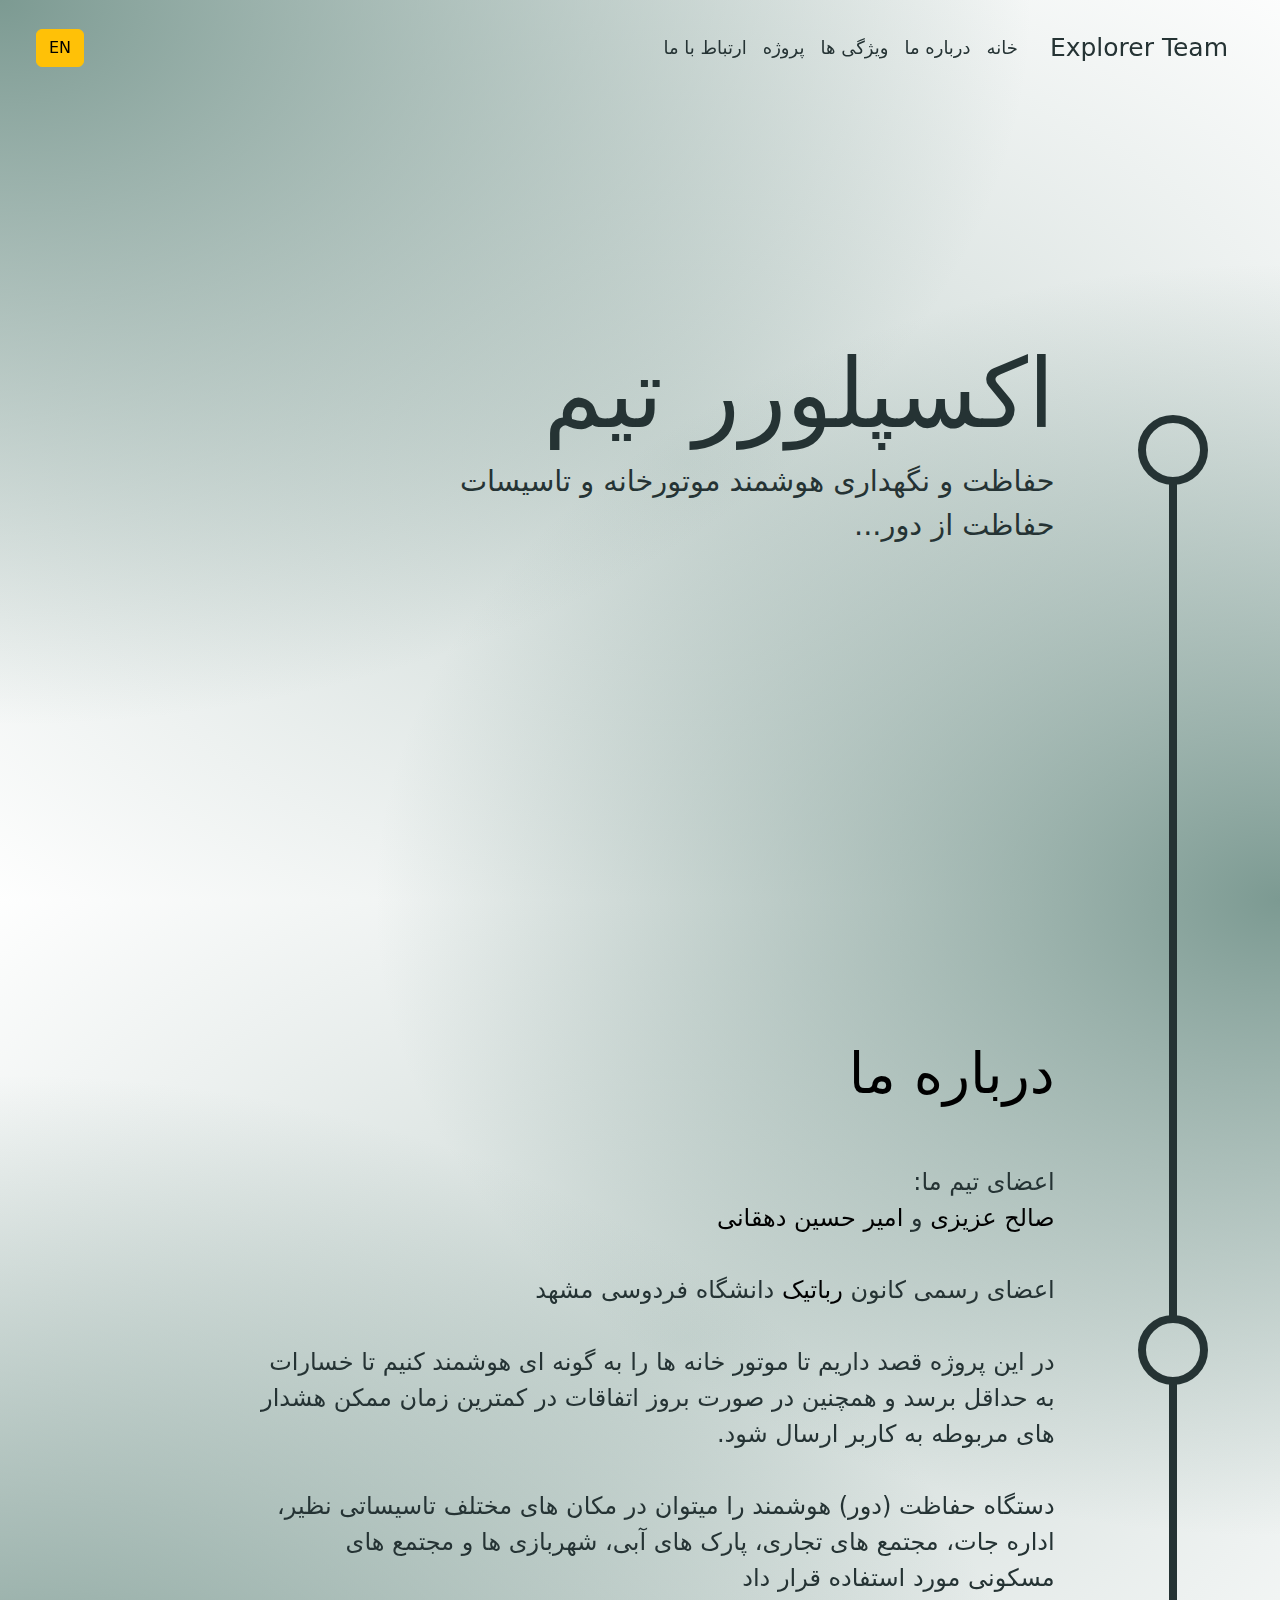
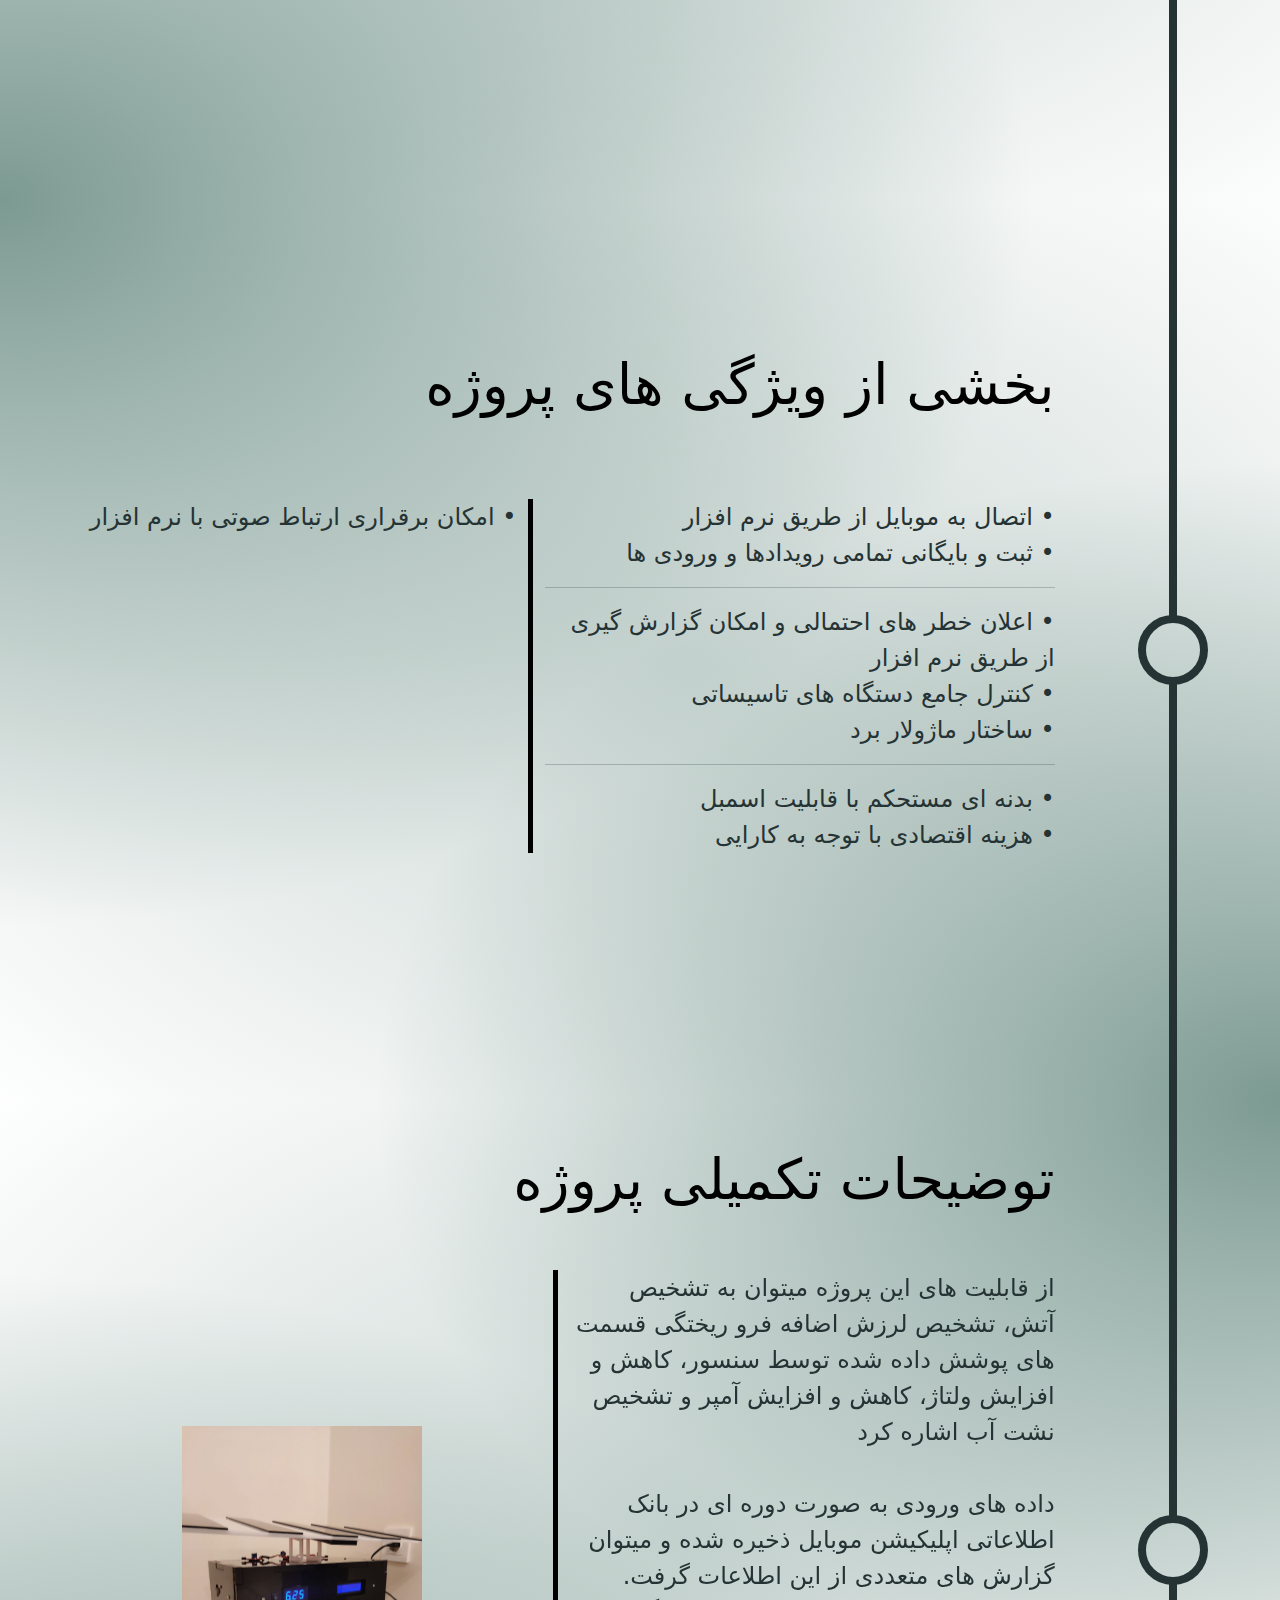
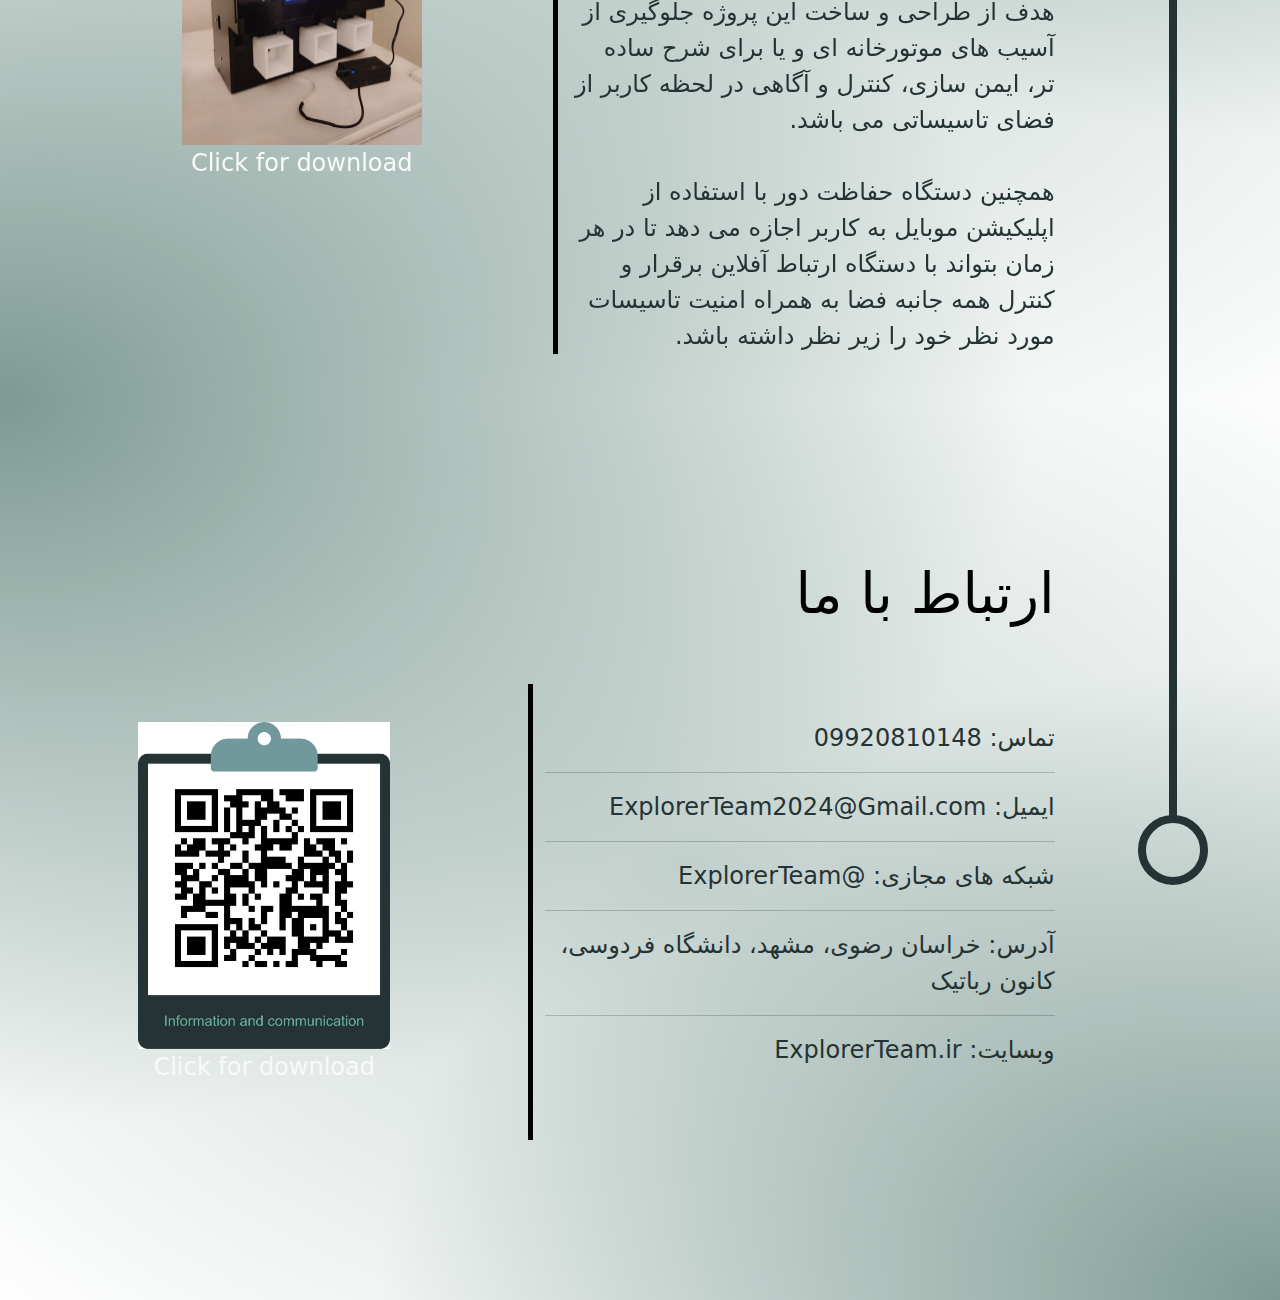
<file: index.html>
<!DOCTYPE html>
<html>
  <head>
    <meta charset="UTF-8" />
    <meta http-equiv="X-UA-Compatible" content="IE=edge" />
    <meta name="viewport" content="width=device-width, initial-scale=1.0" />
    <meta name="title" content="Explorer team - Mashhad robotic" />
    <meta name="description" content="explorer team , robotic center" />
    <meta name="author" content="Moein Mirsaeedi" />

    <title>Explorer team - Mashhad robotic</title>
    <link href="styles/bootstrap.css" rel="stylesheet" />
    <link rel="stylesheet" href="styles/styles1.css" />
  </head>
  <body>
    <div class="container-fluid p-0 body-site">
      <div class="S-e-o">
        <h1 class="hide">
          Explorer Team , اکسپلورر تیم , رباتیک Robotic تیم رباتیک دانشگاه
          فردوسی مشهد
        </h1>
        <h2 class="hide">
          Explorer Team , اکسپلورر تیم , رباتیک Robotic تیم رباتیک دانشگاه
          فردوسی مشهد
        </h2>
        <h2 class="hide">
          Explorer Team , اکسپلورر تیم , رباتیک Robotic تیم رباتیک دانشگاه
          فردوسی مشهد
        </h2>
        <h2 class="hide">Explorer Team</h2>
        <h2 class="hide">اکسپلورر تیم</h2>
        <h2 class="hide">اکسپلورر تیم Explorer Team</h2>
        <h3 class="hide">Explorer Team</h3>
        <h3 class="hide">اکسپلورر تیم</h3>
        <h3 class="hide">اکسپلورر تیم Explorer Team</h3>
        <p class="hide">Explorer Team</p>
        <p class="hide">اکسپلورر تیم</p>
        <p class="hide">اکسپلورر تیم Explorer Team</p>
      </div>

      <!-- Home page -->
      <div class="container-fluid p-0 pages-site home-page" id="home-page">
        <div>
          <div class="container-fluid row-2 ss">
            <nav
              id="navbar"
              class="navbar navbar-expand-md navbar-dark p-lg-4 fixed-top"
            >
              <div class="container-fluid">
                <a class="navbar-brand" href="https://moeing.ir"
                  >Explorer Team</a
                >
                <button
                  type="button"
                  class="changeLan changeLan2 btn btn-warning ms-auto me-2 d-md-none d-block"
                  data-toggle="button"
                  aria-pressed="false"
                  autocomplete="off"
                  id="changeLan"
                >
                  FA
                </button>
                <button
                  class="navbar-toggler"
                  type="button"
                  data-bs-toggle="collapse"
                  data-bs-target="#collapsibleNavbar"
                >
                  <span class="navbar-toggler-icon"></span>
                </button>

                <div class="collapse navbar-collapse" id="collapsibleNavbar">
                  <ul class="navbar-nav w-100">
                    <li class="nav-item">
                      <a class="nav-link" href="#home-page">خانه</a>
                    </li>
                    <li class="nav-item">
                      <a class="nav-link" href="#about-page">درباره ما</a>
                    </li>
                    <li class="nav-item">
                      <a class="nav-link" href="#service-page">ویژگی ها</a>
                    </li>
                    <li class="nav-item">
                      <a class="nav-link" href="#skills-page">پروژه</a>
                    </li>
                    <li class="nav-item">
                      <a class="nav-link" href="#contact-page">ارتباط با ما</a>
                    </li>
                  </ul>
                </div>
                <button
                  type="button"
                  class="changeLan changeLan1 btn btn-warning ms-auto me-2 d-md-block d-none"
                  data-toggle="button"
                  aria-pressed="false"
                  autocomplete="off"
                  id="changeLan"
                >
                  FA
                </button>
              </div>
            </nav>
          </div>
          <div class="row m-0">
            <div class="col-2">
              <div class="progress-side"></div>
            </div>
            <div class="col-10 d-flex justify-content-center flex-column">
              <h1 class="home-name">اکسپلورر تیم</h1>
              <p class="home-about-me">
                حفاظت و نگهداری هوشمند موتورخانه و تاسیسات <br />
                حفاظت از دور...<br />
              </p>
            </div>
          </div>
        </div>
      </div>

      <!-- About me page -->
      <div class="container-fluid p-0 pages-site about-page" id="about-page">
        <div>
          <div class="row m-0">
            <div class="col-2">
              <div class="progress-side"></div>
            </div>
            <div
              class="col-10 d-flex justify-content-center flex-column pb-5 about-lan-site"
            >
              <h2 class="about-title">درباره ما</h2>
              <br /><br />
              <p class="about-text">
                اعضای تیم ما:
                <br />
                <span>صالح عزیزی</span> و <span>امیر حسین دهقانی</span>
                <br />
                <br />
                اعضای رسمی کانون <span>رباتیک</span> دانشگاه فردوسی مشهد
                <br />
                <br />
                در این پروژه قصد داریم تا موتور خانه ها را به گونه ای هوشمند
                کنیم تا خسارات به حداقل برسد و همچنین در صورت بروز اتفاقات در
                کمترین زمان ممکن هشدار های مربوطه به کاربر ارسال شود.
                <br />
                <br />
                دستگاه حفاظت (دور) هوشمند را میتوان در مکان های مختلف تاسیساتی
                نظیر، اداره جات، مجتمع های تجاری، پارک های آبی، شهربازی ها و
                مجتمع های مسکونی مورد استفاده قرار داد
              </p>
            </div>
          </div>
        </div>
      </div>

      <!-- My service page -->
      <div
        class="container-fluid p-0 pages-site service-page"
        id="service-page"
      >
        <div>
          <div class="row m-0">
            <div class="col-2">
              <div class="progress-side"></div>
            </div>
            <div
              class="col-10 d-flex justify-content-center flex-column pb-5 service-lan-site"
            >
              <h2 class="service-title">بخشی از ویژگی های پروژه</h2>
              <br /><br /><br />
              <div class="row border-left-1 mb-5">
                <div class="col col-12 col-md-6 service-text">
                  <span>
                    • اتصال به موبایل از طریق نرم افزار
                    <br />
                    • ثبت و بایگانی تمامی رویدادها و ورودی ها
                    <br />
                    <hr />
                    • اعلان خطر های احتمالی و امکان گزارش گیری از طریق نرم افزار
                    <br />
                    • کنترل جامع دستگاه های تاسیساتی
                    <br />
                    • ساختار ماژولار برد
                    <br />
                    <hr />
                    • بدنه ای مستحکم با قابلیت اسمبل
                    <br />
                    • هزینه اقتصادی با توجه به کارایی
                  </span>
                </div>
                <div class="col col-12 col-md-6 service-text border-left">
                  <p>• امکان برقراری ارتباط صوتی با نرم افزار</p>
                </div>
              </div>
            </div>
          </div>
        </div>
      </div>

      <!-- My skills page -->
      <div
        class="container-fluid p-0 pages-site skills-page ss98"
        id="skills-page"
      >
        <div>
          <div class="row m-0">
            <div class="col-2">
              <div class="progress-side"></div>
            </div>
            <div
              class="col-10 d-flex justify-content-center flex-column skills-lan-site"
            >
              <h2 class="skills-title">توضیحات تکمیلی پروژه</h2>
              <br /><br />
              <div class="row border-right-1 padding-left">
                <div class="col col-12 col-md-6 skills-text">
                  از قابلیت های این پروژه میتوان به تشخیص آتش، تشخیص لرزش اضافه
                  فرو ریختگی قسمت های پوشش داده شده توسط سنسور، کاهش و افزایش
                  ولتاژ، کاهش و افزایش آمپر و تشخیص نشت آب اشاره کرد
                  <br /><br />
                  داده های ورودی به صورت دوره ای در بانک اطلاعاتی اپلیکیشن
                  موبایل ذخیره شده و میتوان گزارش های متعددی از این اطلاعات
                  گرفت.
                  <br />
                  هدف از طراحی و ساخت این پروژه جلوگیری از آسیب های موتورخانه ای
                  و یا برای شرح ساده تر، ایمن سازی، کنترل و آگاهی در لحظه کاربر
                  از فضای تاسیساتی می باشد.
                  <br />
                  <br />
                  همچنین دستگاه حفاظت دور با استفاده از اپلیکیشن موبایل به کاربر
                  اجازه می دهد تا در هر زمان بتواند با دستگاه ارتباط آفلاین
                  برقرار و کنترل همه جانبه فضا به همراه امنیت تاسیسات مورد نظر
                  خود را زیر نظر داشته باشد.
                </div>
                <div
                  class="col col-12 col-md-6 service-text border-right d-flex align-items-center"
                >
                  <a
                    class="download-cart d-flex flex-column align-items-center justify-content-center"
                    href="images/CartInfoM.png"
                    download
                  >
                    <img
                      class="w-50"
                      src="images/CartInfoM.png"
                      alt="Explorer Team"
                    />
                    <p class="text-center text-light">Click for download</p>
                  </a>
                </div>
              </div>
            </div>
          </div>
        </div>
      </div>

      <!-- Contact me page -->
      <div
        class="container-fluid p-0 pages-site contact-page"
        id="contact-page"
      >
        <div>
          <div class="row m-0">
            <div class="col-2">
              <div class="progress-side"></div>
            </div>
            <div
              class="col-10 d-flex justify-content-center flex-column contact-lan-site"
            >
              <h2 class="contact-title">ارتباط با ما</h2>
              <br /><br />
              <div class="row">
                <div class="col col-12 col-md-6 contact-text">
                  <br />
                  <span>
                    تماس: 09920810148
                    <hr />
                    ایمیل: ExplorerTeam2024@Gmail.com
                    <hr />
                    شبکه های مجازی: @ExplorerTeam
                    <hr />
                    آدرس: خراسان رضوی، مشهد، دانشگاه فردوسی، کانون رباتیک
                    <hr />
                    وبسایت: ExplorerTeam.ir
                  </span>
                  <br /><br /><br />
                </div>
                <div
                  class="col col-12 col-md-6 service-text border-right d-flex align-items-center"
                >
                  <a
                    class="download-cart d-flex flex-column align-items-center justify-content-center"
                    href="images/CartInfoM.png"
                    download
                  >
                    <img
                      class="w-50"
                      src="images/CartInfoM.png"
                      alt="Explorer Team"
                    />
                    <p class="text-center text-light">Click for download</p>
                  </a>
                </div>
              </div>
            </div>
          </div>
        </div>
      </div>

      <div class="S-e-o">
        <h1 class="hide">
          Explorer Team , اکسپلورر تیم , رباتیک Robotic تیم رباتیک دانشگاه
          فردوسی مشهد
        </h1>
        <h2 class="hide">
          Explorer Team , اکسپلورر تیم , رباتیک Robotic تیم رباتیک دانشگاه
          فردوسی مشهد
        </h2>
        <h2 class="hide">
          Explorer Team , اکسپلورر تیم , رباتیک Robotic تیم رباتیک دانشگاه
          فردوسی مشهد
        </h2>
        <h2 class="hide">Explorer Team</h2>
        <h2 class="hide">اکسپلورر تیم</h2>
        <h2 class="hide">اکسپلورر تیم Explorer Team</h2>
        <h3 class="hide">Explorer Team</h3>
        <h3 class="hide">اکسپلورر تیم</h3>
        <h3 class="hide">اکسپلورر تیم Explorer Team</h3>
        <p class="hide">Explorer Team</p>
        <p class="hide">اکسپلورر تیم</p>
        <p class="hide">اکسپلورر تیم Explorer Team</p>
      </div>
    </div>

    <script src="scripts/scripts1.js"></script>
    <script src="scripts/bootstrap.js"></script>
    <script
      type="text/javascript"
      src="http://ajax.googleapis.com/ajax/libs/jquery/1.10.2/jquery.min.js"
    ></script>
    <script>
      $(function () {
        $("a[href*=#]:not([href=#])").click(function () {
          if (
            location.pathname.replace(/^\//, "") ==
              this.pathname.replace(/^\//, "") &&
            location.hostname == this.hostname
          ) {
            var target = $(this.hash);
            target = target.length
              ? target
              : $("[name=" + this.hash.slice(1) + "]");
            if (target.length) {
              $("html,body").animate(
                {
                  scrollTop: target.offset().top,
                },
                1000
              );
              return false;
            }
          }
        });
      });
    </script>
  </body>
</html>
</file>
<file: styles/styles1.css>
:root {
  --color1: #000;
  --color2: #253334;
}

* {
  margin: 0;
  padding: 0;
  box-sizing: border-box;
}

li {
  list-style-type: none;
}

a {
  text-decoration: none;
}

.body-site {
  width: 100%;
  height: 500vh;
}

.pages-site {
  height: 100vh;
  background-color: rgba(255, 255, 255, 1);
  background-image: radial-gradient(
      at 0% 0%,
      rgba(124, 154, 146, 1) 0%,
      transparent 57%
    ),
    radial-gradient(at 100% 100%, rgba(124, 154, 146, 1) 0%, transparent 50%),
    radial-gradient(
      at 53.464% 51.335%,
      rgba(124, 154, 146, 0.39) 0%,
      transparent 100%
    );
}

.about-text {
  max-width: 800px;
}

.about-page,
.skills-page {
  transform: rotateX(180deg);
}

.about-page > div,
.skills-page > div {
  transform: rotateX(180deg);
}

.pages-site > div {
  width: 100%;
  height: 100%;
}

.ss98 > div {
  width: 100%;
  height: 100%;
}

.pages-site > div > .row {
  height: 100%;
  width: 100%;
}

.pages-site > div > .row > .col-2 {
  display: flex;
  align-items: center;
  justify-content: center;
  position: relative;
}

.progress-side {
  width: 70px;
  height: 70px;
  border: 8px solid #253334;
  border-radius: 100%;
  display: flex;
  justify-content: center;
}

.progress-side::before {
  content: "";
  width: 8px;
  height: calc(50% - 32px);
  background-color: #253334;
  position: absolute;
  bottom: 0;
}

.progress-side::after {
  content: "";
  width: 8px;
  height: calc(50% - 32px);
  background-color: #253334;
  position: absolute;
  top: 0;
}

.home-page > div > .row > .col-2 > div::after {
  position: unset;
}

.contact-page > div > .row > .col-2 > div::before {
  position: unset;
}

.img-omp {
  width: 50%;
}

@media screen and (max-width: 600px) {
  .img-omp {
    width: 90%;
    margin-top: 40px;
  }

  .progress-side {
    width: 40px;
    height: 40px;
    border: 5px solid #253334;
  }

  .progress-side::before {
    content: "";
    width: 5px;
    height: calc(50% - 18px);
    background-color: #253334;
    position: absolute;
    bottom: 0;
  }

  .progress-side::after {
    content: "";
    width: 5px;
    height: calc(50% - 18px);
    background-color: #253334;
    position: absolute;
    top: 0;
  }
}

/* Navigation styles */
.nav-link {
  font-size: 18px;
  color: #253334;
}

.navbar-brand {
  font-size: 25px;
  color: #253334;
}

.navbar {
  transition: 500ms;
}

.navbar.scrollthis {
  background-color: #fff;
}

/* Home page styles */
.home-name {
  font-size: 6rem;
  color: #253334;
}

.home-about-me {
  font-size: 1.8rem;
  color: #253334;
}

.home-about-me span {
  font-size: 1.2rem;
}

@media screen and (max-width: 700px) {
  .home-name {
    font-size: 3.5rem;
  }

  .home-about-me {
    font-size: 1.2rem;
    color: #253334;
  }

  .home-about-me span {
    font-size: 0.9rem;
  }
}

@media screen and (max-width: 350px) {
  .home-name {
    font-size: 3rem;
  }

  .home-about-me {
    font-size: 1rem;
  }

  .home-about-me span {
    font-size: 0.7rem;
  }
}

/* about me page styles */

.about-title {
  color: var(--color1);
  font-size: 3.5rem;
  /* border-bottom: var(--color1) 4px solid; */
  /* width: max-content; */
}

/* .about-title span {
  color: var(--color1);
} */

.about-text {
  color: var(--color2);
  font-size: 1.5rem;
}

.about-text span {
  color: var(--color1);
}

.btn-outline-warning {
  transition: 200ms;
  padding: 4px 8px;
}

@media screen and (max-width: 400px) {
  .about-title {
    font-size: 3.2rem;
  }
  .about-text {
    font-size: 1.2rem;
  }
}

@media screen and (max-width: 350px) {
  .about-title {
    font-size: 2.8rem;
  }
  .about-text {
    font-size: 1rem;
  }
}

/* my service page styles */
.service-title {
  color: var(--color1);
  font-size: 3.5rem;
}

/* .service-title span {
  color: var(--color1);
} */

.service-text {
  color: var(--color2);
  font-size: 1.5rem;
}

.border-left {
  border-left: var(--color1) 5px solid;
}

.border-right {
  border-right: var(--color1) 5px solid;
}

@media screen and (max-width: 850px) {
  .service-text {
    font-size: 1.2rem;
  }
}

@media screen and (max-width: 768px) {
  .border-left {
    border-left: none;
  }

  .border-right {
    border-right: none;
  }

  .border-left-1 {
    border-left: var(--color1) 5px solid;
  }

  .border-right-1 {
    border-right: var(--color1) 5px solid;
  }
}

@media screen and (max-width: 400px) {
  .service-title {
    font-size: 3.2rem;
  }
}

@media screen and (max-width: 350px) {
  .service-title {
    font-size: 2.8rem;
  }
}

/* My skills page styles */
.skills-title {
  color: var(--color1);
  font-size: 3.5rem;
}

/* .skills-title span {
  color: var(--color1);
} */

.skills-text {
  color: var(--color2);
  font-size: 1.5rem;
}

.skills-text span.i {
  color: var(--color1);
  font-size: 2rem;
  margin-left: -20px;
}

.border-left {
  border-left: var(--color1) 5px solid;
}

.padding-left {
  padding-left: 50px;
}

.padding-left-1 {
  padding-left: 50px;
}

.progress {
  margin-left: -20px;
  height: 20px;
  width: 50%;
  font-size: 16px;
  border: #fff 2px solid;
}

.progress > div {
  background-color: var(--color1);
  color: #000;
}

@media screen and (max-width: 1100px) {
  .progress {
    width: 75%;
  }
}

@media screen and (max-width: 850px) {
  .skills-text {
    font-size: 1rem;
  }
}

@media screen and (max-width: 768px) {
  .ss85 {
    /* height: 110vh; */
  }
  .ss98 {
    height: 125vh;
  }

  .border-left {
    border-left: none;
  }

  .border-left-1 {
    border-left: var(--color1) 5px solid;
  }

  .padding-left-1 {
    padding-left: 12px;
  }

  .progress {
    height: 15px;
    width: 100%;
    font-size: 13px;
  }

  .skills-text span.i {
    font-size: 1.5rem;
  }
}

@media screen and (max-width: 400px) {
  .skills-title {
    font-size: 2.5rem;
  }
  .skills-text {
    font-size: 0.8rem;
  }
}

@media screen and (max-width: 350px) {
  .skills-title {
    font-size: 2.2rem;
  }
}

/* Contact me page styles */
.contact-title {
  color: var(--color1);
  font-size: 3.5rem;
}

/* .contact-title span {
  color: var(--color1);
} */

.contact-text {
  color: var(--color2);
  font-size: 1.5rem;
}

.border-left {
  border-left: var(--color1) 5px solid;
}

@media screen and (max-width: 850px) {
  .contact-text {
    font-size: 1rem;
  }
}

@media screen and (max-width: 768px) {
  .border-left {
    border-left: none;
  }

  .border-left-1 {
    border-left: var(--color1) 5px solid;
  }
}

@media screen and (max-width: 400px) {
  .contact-title {
    font-size: 2.5rem;
  }
  .contact-text {
    font-size: 0.8rem;
  }
}

@media screen and (max-width: 350px) {
  .contact-title {
    font-size: 2rem;
  }
}

.download-cart {
  transition: 500ms;
}

.download-cart:hover {
  opacity: 0.5;
}

.hide {
  position: absolute;
  opacity: 0;
  user-select: none;
  top: 0;
}
</file>
